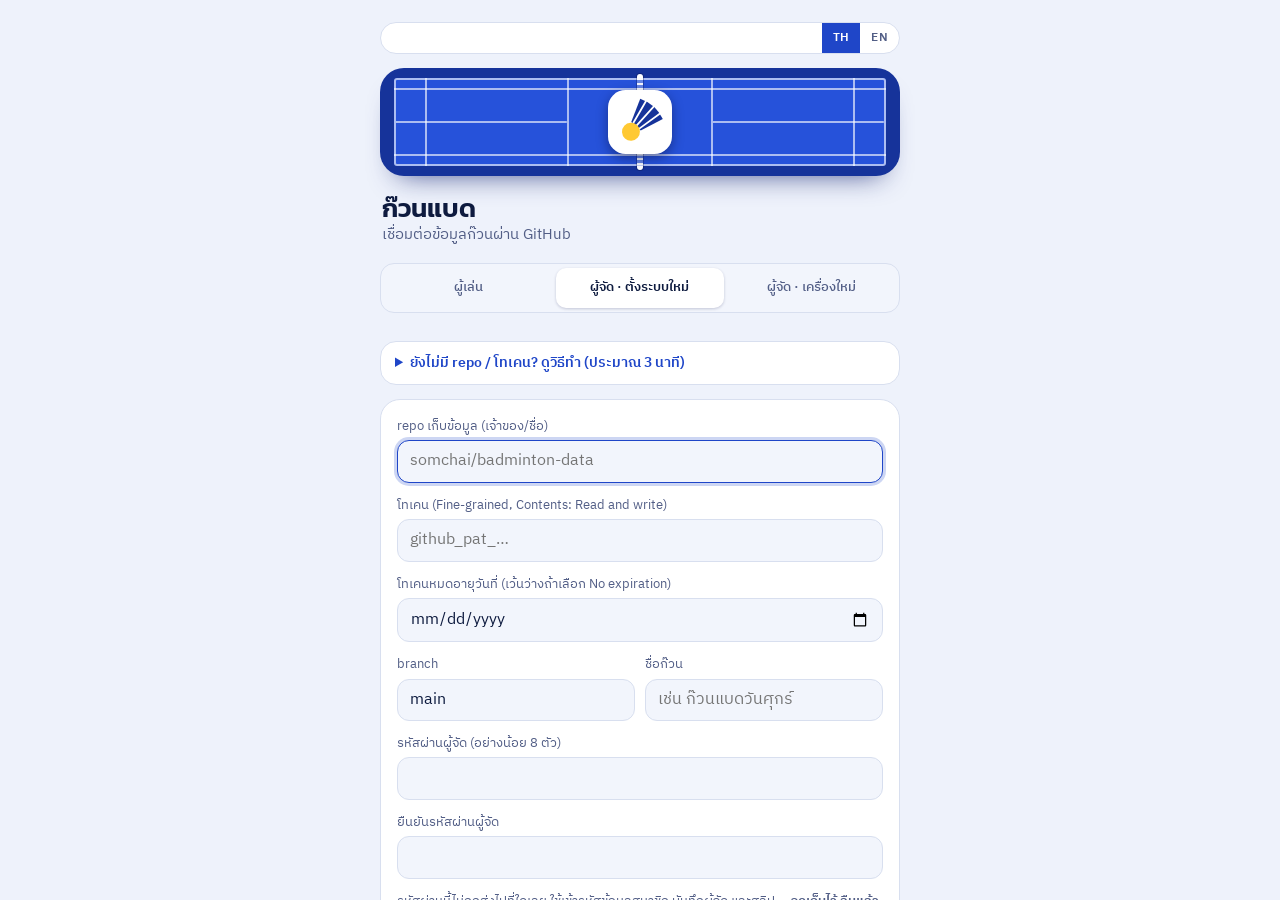
<file: index.html>
<!doctype html>
<html lang="th"><head><meta charset="utf-8"><meta name="viewport" content="width=device-width,initial-scale=1,maximum-scale=1,viewport-fit=cover">
<meta http-equiv="Content-Security-Policy" content="default-src 'self'; script-src 'self'; style-src 'self' 'unsafe-inline'; img-src 'self' data: blob:; font-src 'self'; connect-src 'self' https://api.github.com; manifest-src 'self'; worker-src 'self'; base-uri 'none'; form-action 'none'; object-src 'none'">
<title>ก๊วนแบด · ผู้จัดก๊วน</title>
<link rel="stylesheet" href="fonts.css">
<link rel="stylesheet" href="style.css">
<link rel="manifest" href="manifest-org.json">
<meta name="theme-color" content="#16329A" media="(prefers-color-scheme: light)"><meta name="theme-color" content="#0F1D5C" media="(prefers-color-scheme: dark)">
<meta name="mobile-web-app-capable" content="yes"><meta name="apple-mobile-web-app-capable" content="yes">
<meta name="apple-mobile-web-app-title" content="ผู้จัดก๊วน"><link rel="apple-touch-icon" href="apple-touch-icon.png"><link rel="icon" href="icon-192.png">
</head><body data-page="index">
<div id="orgShell" hidden>
<header class="top">
  <div class="top-in">
    <div class="brand">
      <div class="logo">
        <svg class="lg" width="34" height="34" viewBox="0 0 40 40" aria-hidden="true"><rect class="lg-bg" width="40" height="40" rx="11"/><g transform="translate(-1.5 1.5) rotate(42 20 20)"><path class="lg-sk" d="M16 21.5 10.5 7Q20 3 29.5 7L24 21.5Z"/><path class="lg-rib" d="M17.4 21 14.2 5.8M20 21V4.6M22.6 21 25.8 5.8" stroke-width="1.1" stroke-linecap="round"/><circle class="lg-hd" cx="20" cy="26.2" r="5.6"/></g></svg>
        <div><h1 id="gName">Badminton Group Organizer</h1><small id="connNote">กำลังเชื่อมต่อ…</small></div>
      </div>
      <span class="sp"></span>
      <span class="clock num clockTxt"></span>
      <span data-lang></span>
      <span class="role org">แอปผู้จัดก๊วน</span>
      <button class="sm" id="roleSwitch">เปิดหน้าผู้เล่น ↗</button>
      <div class="sesspick"><select id="sessSel" aria-label="เลือกรอบเล่น"></select></div>
    </div>
    <nav class="tabs" role="tablist" id="tabs"></nav>
  </div>
</header>

<main id="view"></main>

</div>
<div id="plShell" hidden>
<header class="ptop">
  <div class="ptop-in">
    <div class="logo">
      <svg class="lg" width="30" height="30" viewBox="0 0 40 40" aria-hidden="true"><rect class="lg-bg" width="40" height="40" rx="11"/><g transform="translate(-1.5 1.5) rotate(42 20 20)"><path class="lg-sk" d="M16 21.5 10.5 7Q20 3 29.5 7L24 21.5Z"/><path class="lg-rib" d="M17.4 21 14.2 5.8M20 21V4.6M22.6 21 25.8 5.8" stroke-width="1.1" stroke-linecap="round"/><circle class="lg-hd" cx="20" cy="26.2" r="5.6"/></g></svg>
      <div><h1 id="pgName">Badminton Group Organizer</h1><small><span class="role">แอปผู้เล่น</span> <span id="pConn"></span></small></div>
    </div>
    <span data-lang></span>
    <button class="pme" id="pMe" type="button" aria-label="โปรไฟล์ของฉัน"></button>
  </div>
  <div class="ptop-in sub"><select id="pSess" aria-label="เลือกรอบเล่น"></select><span class="clock num clockTxt"></span></div>
  <div class="orgbar" id="pOrgBar" hidden><span>คุณคือผู้จัดก๊วน กำลังดูหน้าผู้เล่น</span><button class="sm" id="pBack" type="button">กลับแอปผู้จัด</button></div>
</header>
<main id="pview" class="pmain"></main>
<nav class="pnav" id="pNav" aria-label="เมนูผู้เล่น"></nav>
</div>
<div class="ov" id="ov" hidden><div class="dlg" id="dlg" role="dialog" aria-modal="true"></div></div>
<div class="toast" id="toast" hidden></div>
<script src="i18n-en.js"></script>
<script src="i18n.js"></script>
<script src="license-config.js"></script>
<script src="ghstore.js"></script>
<script src="core.js"></script>
<script src="qrshare.js"></script>
<script src="player.js"></script>
<script src="ghui.js"></script>
<script src="license.js"></script>
<script src="boot.js"></script>
</body></html>
</file>
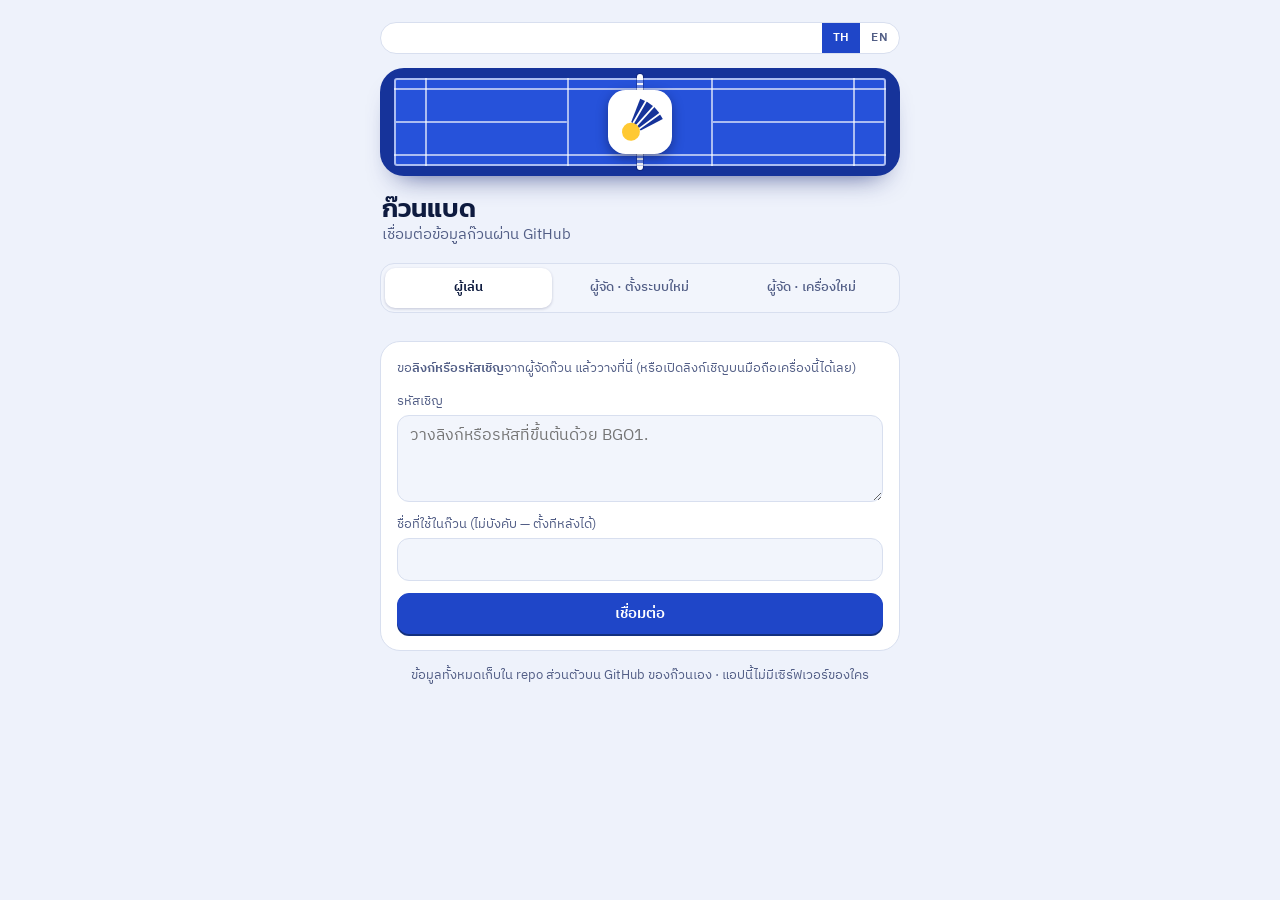
<file: player.html>
<!doctype html>
<html lang="th"><head><meta charset="utf-8"><meta name="viewport" content="width=device-width,initial-scale=1,maximum-scale=1,viewport-fit=cover">
<title>ก๊วนแบด · หน้าผู้เล่น</title>
<meta http-equiv="Content-Security-Policy" content="default-src 'self'; script-src 'self'; style-src 'self' 'unsafe-inline'; img-src 'self' data: blob:; font-src 'self'; connect-src 'self' https://api.github.com; manifest-src 'self'; worker-src 'self'; base-uri 'none'; form-action 'none'; object-src 'none'">
<link rel="stylesheet" href="fonts.css">
<link rel="stylesheet" href="style.css">
<link rel="manifest" href="manifest-player.json">
<meta name="theme-color" content="#16329A" media="(prefers-color-scheme: light)"><meta name="theme-color" content="#0F1D5C" media="(prefers-color-scheme: dark)">
<meta name="mobile-web-app-capable" content="yes"><meta name="apple-mobile-web-app-capable" content="yes">
<meta name="apple-mobile-web-app-title" content="ก๊วนแบด"><link rel="apple-touch-icon" href="apple-touch-icon.png"><link rel="icon" href="icon-192.png">

</head><body data-page="player">
<div id="plShell">
<header class="ptop">
  <div class="ptop-in">
    <div class="logo">
      <svg class="lg" width="30" height="30" viewBox="0 0 40 40" aria-hidden="true"><rect class="lg-bg" width="40" height="40" rx="11"/><g transform="translate(-1.5 1.5) rotate(42 20 20)"><path class="lg-sk" d="M16 21.5 10.5 7Q20 3 29.5 7L24 21.5Z"/><path class="lg-rib" d="M17.4 21 14.2 5.8M20 21V4.6M22.6 21 25.8 5.8" stroke-width="1.1" stroke-linecap="round"/><circle class="lg-hd" cx="20" cy="26.2" r="5.6"/></g></svg>
      <div><h1 id="pgName">Badminton Group Organizer</h1><small><span class="role">แอปผู้เล่น</span> <span id="pConn"></span></small></div>
    </div>
    <span data-lang></span>
    <button class="pme" id="pMe" type="button" aria-label="โปรไฟล์ของฉัน"></button>
  </div>
  <div class="ptop-in sub"><select id="pSess" aria-label="เลือกรอบเล่น"></select><span class="clock num clockTxt"></span></div>
  <div class="orgbar" id="pOrgBar" hidden><span>คุณคือผู้จัดก๊วน กำลังดูหน้าผู้เล่น</span><button class="sm" id="pBack" type="button">กลับหน้าผู้จัด</button></div>
</header>
<main id="pview" class="pmain"></main>
<nav class="pnav" id="pNav" aria-label="เมนูผู้เล่น"></nav>
</div>
<div class="ov" id="ov" hidden><div class="dlg" id="dlg" role="dialog" aria-modal="true"></div></div>
<div class="toast" id="toast" hidden></div>
<script src="i18n-en.js"></script>
<script src="i18n.js"></script>
<script src="ghstore.js"></script>
<script src="core.js"></script>
<script src="qrshare.js"></script>
<script src="player.js"></script>
<script src="ghui.js"></script>
<script src="boot.js"></script>
</body></html>
</file>
<file: fonts.css>
/* Kanit + IBM Plex Sans Thai (SIL OFL) — bundled so the app looks the same offline */
@font-face{font-family:'Kanit';font-style:normal;font-weight:500;font-display:swap;src:url(fonts/kanit-thai-500-normal.woff2) format('woff2');unicode-range:U+02D7,U+0303,U+0331,U+0E01-0E5B,U+200C-200D,U+25CC}
@font-face{font-family:'Kanit';font-style:normal;font-weight:500;font-display:swap;src:url(fonts/kanit-latin-500-normal.woff2) format('woff2');unicode-range:U+0000-00FF,U+0131,U+0152-0153,U+02BB-02BC,U+02C6,U+02DA,U+02DC,U+0304,U+0308,U+0329,U+2000-206F,U+20AC,U+2122,U+2191,U+2193,U+2212,U+2215,U+FEFF,U+FFFD}
@font-face{font-family:'Kanit';font-style:italic;font-weight:500;font-display:swap;src:url(fonts/kanit-thai-500-italic.woff2) format('woff2');unicode-range:U+02D7,U+0303,U+0331,U+0E01-0E5B,U+200C-200D,U+25CC}
@font-face{font-family:'Kanit';font-style:italic;font-weight:500;font-display:swap;src:url(fonts/kanit-latin-500-italic.woff2) format('woff2');unicode-range:U+0000-00FF,U+0131,U+0152-0153,U+02BB-02BC,U+02C6,U+02DA,U+02DC,U+0304,U+0308,U+0329,U+2000-206F,U+20AC,U+2122,U+2191,U+2193,U+2212,U+2215,U+FEFF,U+FFFD}
@font-face{font-family:'Kanit';font-style:normal;font-weight:600;font-display:swap;src:url(fonts/kanit-thai-600-normal.woff2) format('woff2');unicode-range:U+02D7,U+0303,U+0331,U+0E01-0E5B,U+200C-200D,U+25CC}
@font-face{font-family:'Kanit';font-style:normal;font-weight:600;font-display:swap;src:url(fonts/kanit-latin-600-normal.woff2) format('woff2');unicode-range:U+0000-00FF,U+0131,U+0152-0153,U+02BB-02BC,U+02C6,U+02DA,U+02DC,U+0304,U+0308,U+0329,U+2000-206F,U+20AC,U+2122,U+2191,U+2193,U+2212,U+2215,U+FEFF,U+FFFD}
@font-face{font-family:'Kanit';font-style:italic;font-weight:600;font-display:swap;src:url(fonts/kanit-thai-600-italic.woff2) format('woff2');unicode-range:U+02D7,U+0303,U+0331,U+0E01-0E5B,U+200C-200D,U+25CC}
@font-face{font-family:'Kanit';font-style:italic;font-weight:600;font-display:swap;src:url(fonts/kanit-latin-600-italic.woff2) format('woff2');unicode-range:U+0000-00FF,U+0131,U+0152-0153,U+02BB-02BC,U+02C6,U+02DA,U+02DC,U+0304,U+0308,U+0329,U+2000-206F,U+20AC,U+2122,U+2191,U+2193,U+2212,U+2215,U+FEFF,U+FFFD}
@font-face{font-family:'Kanit';font-style:normal;font-weight:700;font-display:swap;src:url(fonts/kanit-thai-700-normal.woff2) format('woff2');unicode-range:U+02D7,U+0303,U+0331,U+0E01-0E5B,U+200C-200D,U+25CC}
@font-face{font-family:'Kanit';font-style:normal;font-weight:700;font-display:swap;src:url(fonts/kanit-latin-700-normal.woff2) format('woff2');unicode-range:U+0000-00FF,U+0131,U+0152-0153,U+02BB-02BC,U+02C6,U+02DA,U+02DC,U+0304,U+0308,U+0329,U+2000-206F,U+20AC,U+2122,U+2191,U+2193,U+2212,U+2215,U+FEFF,U+FFFD}
@font-face{font-family:'Kanit';font-style:italic;font-weight:700;font-display:swap;src:url(fonts/kanit-thai-700-italic.woff2) format('woff2');unicode-range:U+02D7,U+0303,U+0331,U+0E01-0E5B,U+200C-200D,U+25CC}
@font-face{font-family:'Kanit';font-style:italic;font-weight:700;font-display:swap;src:url(fonts/kanit-latin-700-italic.woff2) format('woff2');unicode-range:U+0000-00FF,U+0131,U+0152-0153,U+02BB-02BC,U+02C6,U+02DA,U+02DC,U+0304,U+0308,U+0329,U+2000-206F,U+20AC,U+2122,U+2191,U+2193,U+2212,U+2215,U+FEFF,U+FFFD}
@font-face{font-family:'IBM Plex Sans Thai';font-style:normal;font-weight:400;font-display:swap;src:url(fonts/ibm-plex-sans-thai-thai-400-normal.woff2) format('woff2');unicode-range:U+02D7,U+0303,U+0331,U+0E01-0E5B,U+200C-200D,U+25CC}
@font-face{font-family:'IBM Plex Sans Thai';font-style:normal;font-weight:400;font-display:swap;src:url(fonts/ibm-plex-sans-thai-latin-400-normal.woff2) format('woff2');unicode-range:U+0000-00FF,U+0131,U+0152-0153,U+02BB-02BC,U+02C6,U+02DA,U+02DC,U+0304,U+0308,U+0329,U+2000-206F,U+20AC,U+2122,U+2191,U+2193,U+2212,U+2215,U+FEFF,U+FFFD}
@font-face{font-family:'IBM Plex Sans Thai';font-style:normal;font-weight:500;font-display:swap;src:url(fonts/ibm-plex-sans-thai-thai-500-normal.woff2) format('woff2');unicode-range:U+02D7,U+0303,U+0331,U+0E01-0E5B,U+200C-200D,U+25CC}
@font-face{font-family:'IBM Plex Sans Thai';font-style:normal;font-weight:500;font-display:swap;src:url(fonts/ibm-plex-sans-thai-latin-500-normal.woff2) format('woff2');unicode-range:U+0000-00FF,U+0131,U+0152-0153,U+02BB-02BC,U+02C6,U+02DA,U+02DC,U+0304,U+0308,U+0329,U+2000-206F,U+20AC,U+2122,U+2191,U+2193,U+2212,U+2215,U+FEFF,U+FFFD}
@font-face{font-family:'IBM Plex Sans Thai';font-style:normal;font-weight:600;font-display:swap;src:url(fonts/ibm-plex-sans-thai-thai-600-normal.woff2) format('woff2');unicode-range:U+02D7,U+0303,U+0331,U+0E01-0E5B,U+200C-200D,U+25CC}
@font-face{font-family:'IBM Plex Sans Thai';font-style:normal;font-weight:600;font-display:swap;src:url(fonts/ibm-plex-sans-thai-latin-600-normal.woff2) format('woff2');unicode-range:U+0000-00FF,U+0131,U+0152-0153,U+02BB-02BC,U+02C6,U+02DA,U+02DC,U+0304,U+0308,U+0329,U+2000-206F,U+20AC,U+2122,U+2191,U+2193,U+2212,U+2215,U+FEFF,U+FFFD}
</file>
<file: style.css>
/* Badminton Group Organizer — "hall lights" theme.
   Signature: every court card is a real court seen from above — two-tone floor, white lines, net on the centre line,
   players as white name-tags. Blue is the hall, yellow is the shuttle (and the action colour on dark blue), coral is team B / alerts.
   Everything outside the court cards and the header band stays quiet.
   Phones: every form control is 16px — iOS Safari zooms the page on focus below that. */
:root{
  --hall:#EEF2FB; --surface:#FFFFFF; --surface-2:#F2F5FC; --line:#D8DFEF; --ink:#0E1B3F; --muted:#525E86;
  --court:#1F46C8; --court-2:#3560E6; --court-deep:#112577; --hdr:#16329A;
  --c-out:#16339A; --c-in:#2652DA; --cline:rgba(255,255,255,.62);
  --shuttle:#FFC933; --shuttle-ink:#2B2100; --shuttle-soft:#FFF1C2;
  --accent:#1F46C8; --accent-ink:#FFFFFF; --accent-soft:#E3EAFC;
  --btn:#1F46C8; --btn-hi:#2D58E0; --btn-ink:#FFFFFF; --btn-edge:#13307F; --focus:#1F46C8;
  --ready:#127336; --rest:#9A5800; --play:#2456D6; --off:#5B6684; --warn:#C2410C; --bad:#C62D3F;
  --a-team:#2A62F0; --b-team:#D23A26;
  --bg:var(--hall);
  --font-display:"Kanit","IBM Plex Sans Thai",system-ui,sans-serif;
  --font-body:"IBM Plex Sans Thai",system-ui,-apple-system,"Segoe UI",sans-serif;
  --r:18px;
  /* court markings: outer boundary is drawn by the element's border; these are the inner lines */
  --court-lines:
    linear-gradient(90deg,transparent 6%,var(--cline) 6%,var(--cline) calc(6% + 2px),transparent calc(6% + 2px)),
    linear-gradient(90deg,transparent calc(94% - 2px),var(--cline) calc(94% - 2px),var(--cline) 94%,transparent 94%),
    linear-gradient(90deg,transparent 35%,var(--cline) 35%,var(--cline) calc(35% + 2px),transparent calc(35% + 2px)),
    linear-gradient(90deg,transparent calc(65% - 2px),var(--cline) calc(65% - 2px),var(--cline) 65%,transparent 65%),
    linear-gradient(0deg,transparent 9%,var(--cline) 9%,var(--cline) calc(9% + 2px),transparent calc(9% + 2px)),
    linear-gradient(0deg,transparent calc(91% - 2px),var(--cline) calc(91% - 2px),var(--cline) 91%,transparent 91%),
    linear-gradient(0deg,transparent calc(50% - 1px),var(--cline) calc(50% - 1px),var(--cline) calc(50% + 1px),transparent calc(50% + 1px)) 0 0/35% 100% no-repeat,
    linear-gradient(0deg,transparent calc(50% - 1px),var(--cline) calc(50% - 1px),var(--cline) calc(50% + 1px),transparent calc(50% + 1px)) 100% 0/35% 100% no-repeat;
}
@media (prefers-color-scheme:dark){:root:not([data-theme="light"]){
  --hall:#080F24; --surface:#111B3A; --surface-2:#18244B; --line:#273462; --ink:#E9EEFF; --muted:#9BA8D4;
  --court:#4A6DE0; --court-2:#5B7CF0; --court-deep:#0A1546; --hdr:#0F1D5C;
  --c-out:#14246F; --c-in:#2147BC; --cline:rgba(255,255,255,.55);
  --shuttle-soft:#3A3412;
  --accent:#8FB0FF; --accent-ink:#06102F; --accent-soft:#1B2A5C;
  --btn:#7C9BFF; --btn-hi:#97B0FF; --btn-ink:#06102F; --btn-edge:#5573D8; --focus:#FFC933;
  --ready:#5BD08C; --rest:#F0B44C; --play:#8FB0FF; --off:#8995B5; --warn:#F28B4F; --bad:#FF7A8A;
  --a-team:#7BA7FF; --b-team:#FF8A6E; color-scheme:dark}}
:root[data-theme="dark"]{
  --hall:#080F24; --surface:#111B3A; --surface-2:#18244B; --line:#273462; --ink:#E9EEFF; --muted:#9BA8D4;
  --court:#4A6DE0; --court-2:#5B7CF0; --court-deep:#0A1546; --hdr:#0F1D5C;
  --c-out:#14246F; --c-in:#2147BC; --cline:rgba(255,255,255,.55);
  --shuttle-soft:#3A3412;
  --accent:#8FB0FF; --accent-ink:#06102F; --accent-soft:#1B2A5C;
  --btn:#7C9BFF; --btn-hi:#97B0FF; --btn-ink:#06102F; --btn-edge:#5573D8; --focus:#FFC933;
  --ready:#5BD08C; --rest:#F0B44C; --play:#8FB0FF; --off:#8995B5; --warn:#F28B4F; --bad:#FF7A8A;
  --a-team:#7BA7FF; --b-team:#FF8A6E; color-scheme:dark}
*{box-sizing:border-box;touch-action:manipulation}
html{-webkit-text-size-adjust:100%;text-size-adjust:100%}
[hidden]{display:none!important}
html,body{margin:0;background:var(--bg);color:var(--ink)}
body{font-family:var(--font-body);font-size:15px;line-height:1.55;-webkit-font-smoothing:antialiased}
h1,h2,h3{margin:0;font-family:var(--font-display);font-weight:600;line-height:1.25;text-wrap:balance}
h2{font-size:1.15rem}h3{font-size:1rem}
.num{font-variant-numeric:tabular-nums}
.muted{color:var(--muted)}.small{font-size:.84rem}

/* controls */
button{font:inherit;cursor:pointer;border-radius:12px;border:1.5px solid var(--line);background:var(--surface);color:var(--ink);padding:8px 15px;min-height:40px;font-weight:500;transition:background-color .15s,border-color .15s,transform .08s}
button:hover{border-color:var(--accent)}
button:active{transform:translateY(1px)}
button.primary{background:var(--btn);color:var(--btn-ink);border-color:var(--btn);font-weight:600;box-shadow:0 2px 0 var(--btn-edge)}
button.primary:hover{background:var(--btn-hi);border-color:var(--btn-hi)}
button.primary:active{box-shadow:0 0 0 var(--btn-edge)}
button.ghost{background:transparent;border-color:transparent;color:var(--muted)}
button.ghost:hover{color:var(--ink);border-color:var(--line)}
button.danger{color:var(--bad);border-color:color-mix(in srgb,var(--bad) 45%,var(--line));background:transparent}
button.sm{padding:4px 11px;min-height:34px;font-size:.84rem;border-radius:10px}
button:disabled{opacity:.45;cursor:not-allowed;transform:none}
:focus-visible{outline:3px solid var(--focus);outline-offset:2px}
.top :focus-visible,.ptop :focus-visible,.court :focus-visible,.me :focus-visible,.toast :focus-visible{outline-color:var(--shuttle)}
/* 16px on purpose: iOS Safari zooms into any field smaller than this and can leave the page zoomed */
input,select,textarea{font-family:inherit;font-size:16px;line-height:1.4;color:var(--ink);background:var(--surface-2);border:1.5px solid var(--line);border-radius:12px;padding:9px 12px;width:100%;min-width:0}
input:focus,select:focus,textarea:focus{border-color:var(--accent);outline:none;box-shadow:0 0 0 3px color-mix(in srgb,var(--accent) 22%,transparent)}
textarea{min-height:84px;resize:vertical}
label.f{display:grid;gap:4px;font-size:.82rem;color:var(--muted);min-width:0}
input.bad{border-color:var(--bad)}
.ferr{font-size:.76rem;color:var(--bad)}.ferr:empty{display:none}

/* ---------- header band: the hall ---------- */
.top,.ptop{position:sticky;top:env(safe-area-inset-top,0px);z-index:20;color:#fff;background:var(--hdr);
  box-shadow:0 1px 0 rgba(0,0,0,.25),0 10px 24px -18px rgba(8,16,60,.7)}
.top-in{max-width:1200px;margin:0 auto;padding-inline:16px;padding-block:12px 0;display:grid;grid-template-columns:minmax(0,1fr);gap:10px}
.brand{display:flex;flex-wrap:wrap;align-items:center;gap:8px 14px}
.logo{display:flex;align-items:center;gap:11px;min-width:0}
.logo svg{flex:none}
/* logo mark: shuttle on a rounded tile. Default = blue tile (light surfaces); inside the header it flips to a white tile */
.lg-bg{fill:var(--court)}.lg-sk{fill:#fff}.lg-rib{stroke:var(--court);fill:none}.lg-hd{fill:var(--shuttle)}
.logo .lg-bg{fill:#fff}.logo .lg-sk{fill:var(--hdr)}.logo .lg-rib{stroke:#fff}
.logo h1{font-size:1.3rem;font-weight:700;letter-spacing:.005em;color:#fff}
.logo small{display:block;font-family:var(--font-body);font-size:.76rem;color:rgba(255,255,255,.78);font-weight:400}
.brand .sp{display:none}
/* the header must not move: the title block takes whatever the fixed-size items leave (and cuts long text with …), the clock has digit cells of one width,
   the session picker has a fixed width — so no item changes line when the clock ticks, the sync note changes or a long group name is typed */
.brand>.logo{flex:1 1 9rem;min-width:0}
.top .logo>div{min-width:0;flex:1}
.top .logo h1,.top .logo small{display:block;overflow:hidden;text-overflow:ellipsis;white-space:nowrap}
.sesspick{flex:1 1 100%}
.sesspick select{width:100%;max-width:none}
@media (min-width:600px){.sesspick{flex:0 1 26rem}}
@media (min-width:1100px){.sesspick{flex:0 0 17rem}}
.top .clock,.ptop .clock{font-family:var(--font-display);font-weight:600;font-style:italic;font-size:1.05rem;color:var(--shuttle);letter-spacing:.02em;display:inline-block;white-space:nowrap;flex:none}
.clockTxt i{display:inline-block;width:.66em;text-align:center;font-style:inherit;letter-spacing:0}
.role{font-size:.74rem;font-weight:600;border-radius:999px;padding:3px 11px}
.top .role,.ptop .role{background:rgba(255,255,255,.14);color:#fff;border:1px solid rgba(255,255,255,.24)}
.top button,.ptop button{background:rgba(255,255,255,.1);color:#fff;border-color:rgba(255,255,255,.28)}
.top button:hover,.ptop button:hover{background:rgba(255,255,255,.2);border-color:rgba(255,255,255,.5)}
.top select,.ptop select{background-color:rgba(6,12,48,.34);color:#fff;border-color:rgba(255,255,255,.28)}
.top select option,.ptop select option{color:#0E1B3F;background:#fff}
.sesspick{display:flex;align-items:center;gap:6px;min-width:0}
.sesspick select{padding:6px 28px 6px 12px;text-overflow:ellipsis;white-space:nowrap;overflow:hidden}
.tabs{display:flex;gap:6px;overflow-x:auto;scrollbar-width:none;margin-inline:-4px;padding:2px 4px 12px}
.tabs::-webkit-scrollbar{display:none}
.tabs button{border:0;border-radius:999px;background:transparent;padding:7px 14px;min-height:38px;color:rgba(255,255,255,.8);white-space:nowrap;font-weight:600}
.tabs button:hover{background:rgba(255,255,255,.14);color:#fff}
.tabs button[aria-selected="true"]{background:#fff;color:var(--court-deep)}
.tabs button:focus-visible{outline-offset:-3px}
.tabs .badge{display:inline-grid;place-items:center;min-width:19px;height:19px;border-radius:10px;background:var(--b-team);color:#fff;font-size:.7rem;margin-left:5px;padding:0 5px}

main{max-width:1200px;margin:0 auto;padding-inline:16px;padding-block:18px 64px;display:grid;gap:16px}
main>*{min-width:0}
.panel{background:var(--surface);border:1px solid var(--line);border-radius:var(--r);padding:18px;min-width:0}
.ph{display:flex;flex-wrap:wrap;align-items:center;gap:8px 12px;margin-bottom:14px}
.ph .sp{flex:1}
.notice{border-radius:14px;padding:11px 14px;background:var(--surface-2);border:1px solid var(--line);font-size:.9rem}
.notice.warn{border-color:color-mix(in srgb,var(--warn) 55%,transparent);background:color-mix(in srgb,var(--warn) 7%,var(--surface));color:var(--warn)}
.empty{padding:28px 12px;text-align:center;color:var(--muted)}
.empty h2{color:var(--ink);margin-bottom:6px}
.grid2{display:grid;grid-template-columns:repeat(2,minmax(0,1fr));gap:16px}
@media (max-width:860px){.grid2{grid-template-columns:1fr}}

/* the booked time is (almost) over: one tap to close the round */
.endbar{display:flex;flex-wrap:wrap;align-items:center;justify-content:space-between;gap:10px;padding:12px 14px;border-radius:16px;background:var(--shuttle-soft);border:1.5px solid var(--shuttle);color:var(--ink)}
.endbar b{font-family:var(--font-display);font-weight:600}
.endbar.closed{background:var(--surface);border-color:var(--line);border-style:dashed}
.endbar.over{background:var(--shuttle);border-color:var(--shuttle);color:var(--shuttle-ink)}
.endbar.over button.primary{background:var(--court-deep);border-color:var(--court-deep);color:#fff;box-shadow:none}
:root[data-theme="dark"] .endbar.over button.primary{background:#0A1546;border-color:#0A1546;color:#fff}

/* KPIs read like a scoreboard strip */
.kpis{display:grid;grid-template-columns:repeat(auto-fit,minmax(150px,1fr));gap:10px}
.kpi{background:var(--surface);border:1px solid var(--line);border-radius:16px;padding:12px 15px;display:grid;gap:1px;min-width:0}
.kpi .k{font-size:.78rem;color:var(--muted)}
.kpi .v{font-family:var(--font-display);font-weight:700;font-style:italic;font-size:1.75rem;font-variant-numeric:tabular-nums;line-height:1.15;color:var(--accent)}
.kpi .s{font-size:.76rem;color:var(--muted)}
.kpi.alert{border-color:color-mix(in srgb,var(--warn) 45%,var(--line))}.kpi.alert .v{color:var(--warn)}

/* status chips */
.chip{display:inline-flex;align-items:center;gap:5px;font-size:.74rem;font-weight:600;padding:2px 9px;border-radius:999px;white-space:nowrap;background:color-mix(in srgb,var(--c) 14%,transparent);color:var(--c)}
.chip::before{content:"";width:6px;height:6px;border-radius:50%;background:var(--c)}
.s-ready{--c:var(--ready)}.s-rest{--c:var(--rest)}.s-play{--c:var(--play)}.s-off{--c:var(--off)}.s-queued{--c:var(--accent)}.s-warn{--c:var(--warn)}.s-bad{--c:var(--bad)}
.skill{display:inline-grid;place-items:center;flex:none;min-width:24px;height:21px;padding:0 4px;border-radius:6px;font-family:var(--font-display);font-size:.7rem;font-weight:700;letter-spacing:-.01em;color:#fff;background:var(--lv);border:1px solid var(--lv)}
/* level colour runs from fresh green (BG) through teal and violet to deep red (A) */
.skill.L1{--lv:#2A8559}.skill.L2{--lv:#167560}.skill.L3{--lv:#12768A}
.skill.L4{--lv:#2B72C2}.skill.L5{--lv:#5B52D6}.skill.L6{--lv:#7A3FC4}
.skill.L7{--lv:#B4447A}.skill.L8{--lv:#C62D3F}.skill.L9{--lv:#8E1B2B}
.skpick{border:0;padding:0;margin:0;display:grid;gap:6px}
.skpick legend{font-size:.82rem;color:var(--muted);margin-bottom:6px;padding:0}
.skopt{display:grid;grid-template-columns:auto auto 1fr;gap:10px;align-items:start;padding:9px 11px;border:1.5px solid var(--line);border-radius:14px;cursor:pointer;background:var(--surface)}
.skopt input{width:auto;margin:3px 0 0}
.skopt .skill{margin-top:1px}
.skopt .sko-t{display:grid;gap:1px;min-width:0}
.skopt .sko-t b{font-size:.9rem}
.skopt .sko-t span{font-size:.8rem;color:var(--muted);line-height:1.45}
.skopt:has(input:checked){border-color:var(--accent);background:var(--accent-soft)}
.lvguide{display:grid;gap:8px}
.lvguide .lv{display:grid;grid-template-columns:auto 1fr;gap:12px;align-items:start;padding:8px 0;border-bottom:1px solid var(--line)}
.lvguide .lv:last-child{border-bottom:0}
.lvguide .lv b{display:block}
.lvguide .lv div>span{font-size:.86rem;color:var(--muted)}

/* ---------- court cards: a real court seen from above ---------- */
.courts{display:grid;grid-template-columns:repeat(auto-fill,minmax(min(300px,100%),1fr));gap:14px}   /* min(): a card never forces the page wider than a 320 px phone */
.court{--ink:#0E1B3F;--muted:#525E86;--ready:#127336;--rest:#9A5800;--play:#2456D6;--off:#5B6684;--warn:#C2410C;--bad:#C62D3F;
  border-radius:22px;overflow:hidden;display:grid;grid-template-rows:auto 1fr auto;color:#fff;
  background:var(--c-out);box-shadow:0 14px 26px -16px rgba(12,28,110,.75),inset 0 0 0 1px rgba(0,0,0,.12)}
.court-h{display:flex;align-items:center;gap:8px;padding:10px 14px;background:rgba(5,10,50,.34)}
.court-h b{font-family:var(--font-display);font-weight:700;font-style:italic;font-size:1.15rem;letter-spacing:.01em}
.court-h .sp{flex:1}
.court-h .chip{background:rgba(255,255,255,.16);color:#fff}
.court-h .chip::before{background:var(--shuttle)}
.timer{font-family:var(--font-display);font-weight:700;font-style:italic;font-variant-numeric:tabular-nums;font-size:1.1rem;color:var(--shuttle);background:#070D2B;border-radius:8px;padding:1px 10px;box-shadow:inset 0 0 0 1px rgba(255,201,51,.3)}
.court-b{position:relative;padding:22px 20px;display:grid;gap:8px;align-content:center;min-height:150px;isolation:isolate}
/* court lines: outer boundary, doubles long-service lines, short-service lines, singles sidelines, centre lines — on a lighter playing surface */
.court-b::before,.gate-hero::before{content:"";position:absolute;inset:10px 12px;border:2px solid var(--cline);z-index:-1;border-radius:3px;
  background:var(--court-lines),var(--c-in)}
.court-b::after,.gate-hero::after{content:"";position:absolute;top:6px;bottom:6px;left:calc(50% - 3px);width:6px;z-index:-1;border-radius:3px;
  background:linear-gradient(#fff,#fff) 0 0/100% 4px no-repeat,linear-gradient(#fff,#fff) 0 100%/100% 4px no-repeat,
    repeating-linear-gradient(0deg,rgba(255,255,255,.95) 0 2px,rgba(255,255,255,.3) 2px 5px);box-shadow:0 0 0 1px rgba(5,10,50,.28)}
.vs{display:grid;grid-template-columns:1fr 26px 1fr;gap:6px;align-items:center}
.team{display:grid;gap:6px;padding:6px;border-radius:12px;min-width:0}
.team.a{--tc:var(--a-team)}.team.b{--tc:var(--b-team)}
/* players are white name-tags with a team-coloured edge */
.court .team .pn{background:#fff;color:#0E1B3F;border-radius:11px;padding:6px 8px 6px 12px;box-shadow:inset 5px 0 0 var(--tc),0 2px 0 rgba(5,10,50,.35)}
.court .team.b .pn{padding:6px 12px 6px 8px;box-shadow:inset -5px 0 0 var(--tc),0 2px 0 rgba(5,10,50,.35)}
.team.win .pn{outline:3px solid var(--shuttle);outline-offset:1px}
.pn{display:flex;align-items:center;gap:6px;min-width:0}
.pn span.nm{overflow:hidden;text-overflow:ellipsis;white-space:nowrap;font-weight:500}
.vs .x{font-size:0;align-self:stretch}
.court-f{display:flex;flex-wrap:wrap;gap:6px;padding:10px 14px;background:rgba(5,10,50,.34)}
.court-f:empty{display:none}
.court-f button:not(.primary){background:rgba(255,255,255,.12);color:#fff;border-color:rgba(255,255,255,.34)}
.court-f button:not(.primary):hover{background:rgba(255,255,255,.22)}
.court-f button.primary{background:var(--shuttle);color:var(--shuttle-ink);border-color:var(--shuttle);box-shadow:0 2px 0 #C79A12}
.court-f button.primary:hover{background:#FFD761;border-color:#FFD761}
.court-f button.ghost{border-color:transparent;color:rgba(255,255,255,.8)}
.court.free{--c-out:#4A5887;--c-in:#5D6C9C}
.court.free .court-b{place-items:center;text-align:center;color:rgba(255,255,255,.95);font-weight:500}
.court.free .court-b>*{background:rgba(8,16,64,.62);border-radius:12px;padding:8px 12px}
.court.free .court-b::after{opacity:.55}
.court .mini{background:rgba(8,16,64,.64);border-radius:10px;padding:6px 10px}
.court .mini span[style]{filter:brightness(1.4)}
.court .muted,.court .small{color:rgba(255,255,255,.85)}
@media (prefers-color-scheme:dark){:root:not([data-theme="light"]) .court.free{--c-out:#232E57;--c-in:#2E3B6B}}
:root[data-theme="dark"] .court.free{--c-out:#232E57;--c-in:#2E3B6B}

.qcard{display:grid;grid-template-columns:auto 1fr auto;gap:12px;align-items:center;padding:10px 14px;border:1px solid var(--line);border-radius:14px;background:var(--surface)}
.qcard .ord{font-family:var(--font-display);font-weight:700;font-style:italic;font-size:1.3rem;color:var(--accent);min-width:2ch}
.qlist{display:grid;gap:8px}
.mini{display:flex;flex-wrap:wrap;align-items:center;gap:4px 10px;font-size:.88rem;min-width:0}
.mini .t{color:var(--muted);font-family:var(--font-display);font-style:italic}

/* tables */
.tw{overflow-x:auto}
table{width:100%;border-collapse:collapse;font-size:.9rem}
th,td{padding:9px 10px;text-align:left;border-bottom:1px solid var(--line);vertical-align:middle}
th{font-size:.78rem;color:var(--muted);font-weight:600;white-space:nowrap}
td.n,th.n{text-align:right;font-variant-numeric:tabular-nums;white-space:nowrap}
.tw td:first-child>b{white-space:nowrap}
tbody tr:hover td{background:color-mix(in srgb,var(--accent) 5%,transparent)}
td .acts{display:flex;flex-wrap:wrap;gap:4px;justify-content:flex-end}
tr.dim td{opacity:.55}
.seg{display:inline-flex;border:1.5px solid var(--line);border-radius:12px;overflow:hidden;flex-wrap:wrap;background:var(--surface)}
.seg button{border:0;border-radius:0;padding:5px 13px;min-height:36px;background:transparent;color:var(--muted);font-size:.86rem}
.seg button[aria-pressed="true"]{background:var(--btn);color:var(--btn-ink)}

/* my status — a match ticket */
.me{display:grid;gap:12px;border-radius:24px;padding:18px;color:#fff;position:relative;overflow:hidden;isolation:isolate;
  background:var(--c-out);box-shadow:0 16px 30px -18px rgba(12,28,110,.85)}
.me::before{content:"";position:absolute;inset:10px;border:2px solid var(--cline);border-radius:3px;z-index:-1;background:var(--court-lines),var(--c-in);opacity:.22}
.me .k{color:rgba(255,255,255,.78)!important}
.me .big{font-family:var(--font-display);font-weight:700;font-style:italic;font-size:2.4rem;line-height:1;color:var(--shuttle)}
.me .muted,.me .small{color:rgba(255,255,255,.85)}
.me .chip{background:rgba(255,255,255,.16);color:#fff}
.me .mini{background:rgba(8,16,64,.5);border-radius:10px;padding:6px 10px}
.me .mini span[style]{filter:brightness(1.4)}
.me button:not(.primary){background:rgba(255,255,255,.12);color:#fff;border-color:rgba(255,255,255,.34)}
.me button.primary{background:var(--shuttle);color:var(--shuttle-ink);border-color:var(--shuttle);box-shadow:0 2px 0 #C79A12}
.me-row{display:flex;flex-wrap:wrap;gap:12px 26px;align-items:flex-end}
.me-stat{display:grid;gap:3px}.me-stat .k{font-size:.76rem;color:var(--muted)}

/* board */
.post{border:1px solid var(--line);border-radius:16px;padding:13px 15px;background:var(--surface);display:grid;gap:8px}
.post.pin{border-color:var(--shuttle);box-shadow:inset 4px 0 0 var(--shuttle)}
.post-h{display:flex;flex-wrap:wrap;gap:6px 10px;align-items:center;font-size:.84rem;color:var(--muted)}
.post-h b{color:var(--ink)}
.post p{margin:0;white-space:pre-wrap;overflow-wrap:anywhere}
.post img{max-width:100%;height:auto;border-radius:12px;max-height:360px;object-fit:contain;background:var(--surface-2)}
.cmts{display:grid;gap:6px;padding-left:12px;border-left:2px solid var(--line);font-size:.88rem}
.feed{display:grid;gap:10px}

/* dialogs */
.ov{position:fixed;inset:0;background:rgba(5,10,40,.62);backdrop-filter:blur(3px);display:grid;place-items:center;padding:16px;z-index:50}
.dlg{background:linear-gradient(var(--court),var(--court)) 0 0/100% 5px no-repeat,var(--surface);border:1px solid var(--line);border-radius:22px;width:min(620px,100%);max-height:calc(100% - 24px);overflow:auto;padding:24px 20px 20px;display:grid;gap:14px;box-shadow:0 30px 60px -20px rgba(4,10,50,.55);animation:pop .16s ease-out}
@keyframes pop{from{opacity:0;transform:translateY(8px) scale(.985)}to{opacity:1;transform:none}}
.dlg h2{font-size:1.25rem}
.dlg .fg{display:grid;grid-template-columns:repeat(2,minmax(0,1fr));gap:10px}
.dlg .fg .full{grid-column:1/-1}
@media (max-width:520px){.dlg .fg{grid-template-columns:1fr}}
.dlg-a{display:flex;flex-wrap:wrap;gap:8px;justify-content:flex-end}
.pick{display:grid;grid-template-columns:repeat(auto-fill,minmax(150px,1fr));gap:6px;max-height:260px;overflow:auto;padding:2px}
.pick label{display:flex;align-items:center;gap:6px;border:1.5px solid var(--line);border-radius:12px;padding:6px 8px;font-size:.86rem;cursor:pointer;color:var(--ink)}
.pick input{width:auto;margin:0}
.pick label:has(input:checked){border-color:var(--accent);background:var(--accent-soft)}
.toast{position:fixed;left:50%;bottom:calc(20px + env(safe-area-inset-bottom,0px));transform:translateX(-50%);background:#0E1B55;color:#fff;padding:10px 18px;border-radius:14px;font-size:.9rem;z-index:60;max-width:calc(100% - 32px);box-shadow:0 12px 30px -10px rgba(0,0,0,.55),inset 4px 0 0 var(--shuttle)}
body[data-app="player"] .toast{bottom:calc(84px + env(safe-area-inset-bottom,0px))}
.loglist{display:grid;gap:4px;font-size:.86rem;max-height:420px;overflow:auto}
.loglist div{display:grid;grid-template-columns:auto 1fr;gap:10px;padding:5px 0;border-bottom:1px dashed var(--line)}
.bar{height:8px;border-radius:4px;background:var(--surface-2);overflow:hidden}.bar span{display:block;height:100%;background:var(--court)}
.check{display:flex;flex-wrap:wrap;gap:8px}
.check label{display:inline-flex;align-items:center;gap:8px;border:1.5px solid var(--line);border-radius:999px;padding:6px 12px;cursor:pointer}
.check input{width:auto;margin:0}
.check label:has(input:checked){border-color:var(--ready);background:color-mix(in srgb,var(--ready) 12%,var(--surface))}
.slipimg{max-width:100%;height:auto;max-height:60vh;object-fit:contain;border-radius:12px;background:var(--surface-2)}

/* ---------- player app ---------- */
.ptop-in{max-width:720px;margin:0 auto;padding-inline:16px;padding-block:12px 8px;display:flex;align-items:center;gap:10px}
.ptop-in.sub{padding-block:0 12px}
.ptop-in.sub select{flex:1;min-width:0;padding:7px 12px}
.ptop h1{font-size:1.15rem;font-weight:700;color:#fff}
.ptop small{font-size:.74rem;color:rgba(255,255,255,.78);display:flex;gap:6px;align-items:center;flex-wrap:nowrap;white-space:nowrap;overflow:hidden}
.ptop small #pConn{min-width:0;overflow:hidden;text-overflow:ellipsis}
.ptop .role{font-size:.68rem;padding:1px 9px;background:var(--shuttle);color:var(--shuttle-ink);border:0}
.pme{margin-left:auto;display:inline-flex;align-items:center;gap:6px;border-radius:999px!important;padding:5px 13px 5px 6px!important;max-width:45vw;min-width:0;overflow:hidden;white-space:nowrap;font-weight:600}
.pme>span:not(.skill){min-width:0;overflow:hidden;text-overflow:ellipsis}.pme .skill{flex:none}
.ptop .logo>div{min-width:0}.ptop h1{overflow:hidden;text-overflow:ellipsis;white-space:nowrap}
.ptop-in>.logo{flex:1 1 0;min-width:0}.pme{flex:none}   /* the profile pill keeps its size; the club name gives way (ellipsis) */
.pme:not(:has(.skill)){padding-left:13px!important}
.orgbar{max-width:720px;margin:0 auto;padding:0 16px 10px;display:flex;flex-wrap:wrap;gap:8px;align-items:center;justify-content:space-between;font-size:.82rem;color:var(--shuttle)}
.pmain{max-width:720px;margin:0 auto;padding-inline:16px;padding-block:16px calc(96px + env(safe-area-inset-bottom,0px));display:grid;gap:14px}
.pmain>*{min-width:0}
.pnav{position:fixed;left:0;right:0;bottom:0;z-index:25;display:grid;grid-template-columns:repeat(5,1fr);background:color-mix(in srgb,var(--surface) 94%,transparent);-webkit-backdrop-filter:blur(10px);backdrop-filter:blur(10px);border-top:1px solid var(--line);padding:6px 6px env(safe-area-inset-bottom,0px);box-shadow:0 -10px 30px -22px rgba(8,16,70,.5)}
.pnav button{border:0;border-radius:14px;background:transparent;display:grid;justify-items:center;gap:2px;padding:6px 2px 8px;color:var(--muted);font-size:.72rem;font-weight:600}
.pnav button svg{padding:3px 12px;width:46px;height:28px;border-radius:999px;transition:background-color .2s}
.pnav button[aria-current="page"]{color:var(--accent)}
.pnav button[aria-current="page"] svg{background:var(--btn);color:var(--btn-ink)}
.pnav .dot{display:inline-grid;place-items:center;min-width:16px;height:16px;border-radius:8px;background:var(--b-team);color:#fff;font-size:.64rem;padding:0 4px}
.sec{font-size:1.1rem;margin-top:6px}
.ann{background:var(--surface);border:1px solid var(--line);border-radius:20px;padding:16px 16px 16px 20px;display:grid;gap:11px;position:relative;overflow:hidden}
.ann::before{content:"";position:absolute;inset:0 auto 0 0;width:6px;background:var(--court)}
.ann.cur{border-color:color-mix(in srgb,var(--court) 50%,var(--line));box-shadow:0 12px 26px -20px rgba(12,28,110,.7)}
.ann h3,.ann-h b{font-family:var(--font-display);font-size:1.15rem;font-weight:600}
.ann .bar{height:10px;border-radius:5px}
.ann .bar span{background:linear-gradient(90deg,var(--court),var(--court-2))}
.ann-h{display:flex;gap:10px;justify-content:space-between;align-items:flex-start}
.ann-c{display:grid;grid-template-columns:1fr auto;gap:10px;align-items:center}
.ann-a{display:flex;flex-wrap:wrap;gap:6px}
.names{display:flex;flex-wrap:wrap;gap:6px}
.nm-chip{display:inline-flex;align-items:center;gap:5px;font-size:.84rem;border:1px solid var(--line);border-radius:999px;padding:3px 11px 3px 4px;background:var(--surface-2)}
.nm-chip.me{border-color:var(--shuttle);background:var(--shuttle-soft);color:var(--ink);display:inline-flex;position:static;overflow:visible;isolation:auto;box-shadow:none;padding:3px 11px 3px 4px;gap:5px}
.nm-chip.me::before{display:none}
.ostep{list-style:none;margin:0;padding:0;display:grid;gap:8px;counter-reset:st}
.ostep li{display:flex;flex-wrap:wrap;gap:8px;align-items:center;padding:9px 11px;border-radius:14px;background:var(--surface-2);counter-increment:st}
.ostep li::before{content:counter(st);display:inline-grid;place-items:center;width:24px;height:24px;border-radius:50%;background:var(--line);font-family:var(--font-display);font-size:.82rem;font-weight:700}
.ostep li.now{outline:2px solid var(--accent);background:var(--surface)}
.ostep li.now::before{background:var(--shuttle);color:var(--shuttle-ink)}
.ostep li.done span:first-of-type{color:var(--muted);text-decoration:line-through}
.ostep li.done::before{background:var(--ready);color:#fff}

/* simulator: phones run the real app; hide page-switching chrome */
body[data-sim] #roleSwitch,body[data-sim] #pOrgBar{display:none!important}

.paytbl .c-meta{display:none}
/* payment list on phones: each person becomes a card, nothing scrolls sideways */
@media (max-width:640px){
  .paytbl,.paytbl tbody{display:block}
  .paytbl thead{display:none}
  .paytbl tr{display:grid;grid-template-columns:1fr auto;grid-template-areas:"name due" "st due" "meta meta" "slip slip" "act act";gap:6px 10px;padding:12px 2px;border-bottom:1px solid var(--line)}
  .paytbl tbody tr:hover td{background:none}
  .paytbl td{display:block;padding:0;border:0;text-align:left}
  .paytbl .c-name{grid-area:name;font-size:1rem}
  .paytbl .c-due{grid-area:due;text-align:right;align-self:center;font-family:var(--font-display);font-size:1.45rem;line-height:1.1}
  .paytbl .c-due b{font-weight:600}
  .paytbl .c-due .small{display:block;font-family:var(--font-body)}
  .paytbl .c-st{grid-area:st}
  .paytbl .c-games,.paytbl .c-court,.paytbl .c-shut{display:none}
  .paytbl .c-meta{display:block;grid-area:meta;font-size:.82rem;color:var(--muted)}
  .paytbl .c-slip{grid-area:slip;align-self:center}
  .paytbl .c-slip .nos{display:none}
  .paytbl .c-slip:not(:has(button)){display:none}
  .paytbl .c-act{grid-area:act;justify-self:start}
  .paytbl .c-act .acts{justify-content:flex-start}
}

.reqtbl .c-who{display:none}
/* who plays with whom: left team vs right team, open places read "random" */
.rq-teams{display:flex;flex-wrap:wrap;align-items:center;gap:4px 8px;margin-top:4px}
.rq-t{display:inline-flex;flex-wrap:wrap;align-items:center;gap:0 6px;padding:2px 9px;border-radius:8px;font-size:.88rem;color:var(--c);background:color-mix(in srgb,var(--c) 12%,transparent);min-width:0;overflow-wrap:anywhere}
.rq-t.ta{--c:var(--a-team)}.rq-t.tb{--c:var(--b-team)}
.rq-vs{font-size:.76rem;color:var(--muted)}
.rq-rnd{font-style:normal;opacity:.75}
.rq-me{font-size:.74rem;color:var(--muted)}
.rq-role{color:var(--warn);font-weight:600;margin-top:3px}
.rq-mi{margin-top:3px}
.rq-prev{margin-top:10px;padding:8px 10px;border:1px dashed var(--line);border-radius:10px;min-height:2.6em}
.reqtbl .c-st .chip{white-space:normal;text-align:left}
.reqwait .rqrow{display:flex;justify-content:space-between;align-items:center;gap:8px 12px;flex-wrap:wrap;padding:8px 0;border-bottom:1px solid var(--line)}
.reqwait .rqrow:last-child{border-bottom:0}
.reqwait .rq-teams{margin-top:0}
/* requests on phones: one card per request (who asks whom, status, note, buttons) */
@media (max-width:640px){
  .reqtbl,.reqtbl tbody{display:block}
  .reqtbl thead{display:none}
  .reqtbl tr{display:grid;grid-template-columns:minmax(0,1fr);grid-template-areas:"who" "st" "note" "act";gap:6px 10px;padding:12px 2px;border-bottom:1px solid var(--line);align-items:start}
  .reqtbl tbody tr:hover td{background:none}
  .reqtbl td{display:block;padding:0;border:0;text-align:left}
  .reqtbl .c-time,.reqtbl .c-from,.reqtbl .c-type,.reqtbl .c-to{display:none}
  .reqtbl .c-who{display:block;grid-area:who;line-height:1.45}
  .reqtbl .c-st{grid-area:st;text-align:left}
  .reqtbl .c-note{grid-area:note}
  .reqtbl .c-note:empty,.reqtbl .c-act:empty{display:none}
  .reqtbl .c-act{grid-area:act}
}

/* player list on phones: one compact card per player */
@media (max-width:640px){
  .rostbl,.rostbl tbody{display:block}
  .rostbl thead{display:none}
  .rostbl tr{display:grid;grid-template-columns:auto 1fr auto;grid-template-areas:"num name st" "num lv games" "act act act";gap:4px 10px;padding:11px 2px;border-bottom:1px solid var(--line);align-items:center}
  .rostbl tbody tr:hover td{background:none}
  .rostbl td{display:block;padding:0;border:0;text-align:left}
  .rostbl .c-num{grid-area:num;align-self:start;font-family:var(--font-display);font-style:italic;font-weight:700;color:var(--accent);padding-top:1px}
  .rostbl .c-name{grid-area:name}
  .rostbl .c-lv{grid-area:lv;font-size:.82rem}
  .rostbl .c-st{grid-area:st;justify-self:end}
  .rostbl .c-games{grid-area:games;justify-self:end;font-size:.8rem;color:var(--muted)}
  .rostbl .c-games::after{content:" " attr(data-l)}
  .rostbl .c-type{display:none}
  .rostbl .c-act{grid-area:act}
  .rostbl .c-act .acts{justify-content:flex-start}
}

/* queue cards + waiting list on phones: the buttons drop under the pairing instead of squeezing it into a sliver; nothing scrolls sideways */
@media (max-width:640px){
  .qcard{grid-template-columns:auto minmax(0,1fr)}
  .qcard>.acts{grid-column:1/-1;justify-content:flex-start!important}
  .qcard>span:empty{display:none}
  .wtbl th,.wtbl td{padding-left:6px;padding-right:6px}
  .wtbl td.n:last-child,.wtbl th.n:last-child{white-space:normal}
}

/* stock list on phones: one card per item (name, three numbers, buttons) instead of a table that scrolls sideways */
@media (max-width:640px){
  .stktbl,.stktbl tbody{display:block}
  .stktbl thead{display:none}
  .stktbl tr{display:grid;grid-template-columns:repeat(3,minmax(0,1fr));grid-template-areas:"name name name" "tot used left" "act act act";gap:6px 10px;padding:12px 2px;border-bottom:1px solid var(--line)}
  .stktbl tbody tr:hover td{background:none}
  .stktbl td{display:block;padding:0;border:0;text-align:left;white-space:normal}
  .stktbl td.n{text-align:left}
  .stktbl .c-name{grid-area:name}
  .stktbl .c-tot{grid-area:tot}.stktbl .c-used{grid-area:used}.stktbl .c-left{grid-area:left}
  .stktbl td[data-l]::before{content:attr(data-l);display:block;font-size:.74rem;color:var(--muted);font-weight:400}
  .stktbl .c-act{grid-area:act}
  .stktbl .c-act .acts{justify-content:flex-start}
}

/* key–value tables (settings) stack on phones */
@media (max-width:640px){
  .kvtbl,.kvtbl tbody,.kvtbl tr,.kvtbl th,.kvtbl td{display:block}
  .kvtbl tr{padding:9px 0;border-bottom:1px solid var(--line)}
  .kvtbl th,.kvtbl td{border:0;padding:0;white-space:normal}
  .kvtbl th{margin-bottom:2px}
}

/* ---------- GitHub connection (ghui.js) ---------- */
.gate{position:fixed;inset:0;z-index:60;overflow:auto;background:var(--hall);padding:max(16px,env(safe-area-inset-top)) 16px max(24px,env(safe-area-inset-bottom));display:flex;justify-content:center;align-items:flex-start}
.gate-in{width:min(520px,100%);display:grid;gap:14px;padding:6px 0 24px}
.gate-hero{position:relative;isolation:isolate;height:108px;border-radius:24px;background:var(--c-out);overflow:hidden;box-shadow:0 16px 28px -18px rgba(12,28,110,.8)}
.gate-hero::before{inset:10px 14px}
.gate-hero .lg-bg{fill:#fff}.gate-hero .lg-sk{fill:var(--c-out)}.gate-hero .lg-rib{stroke:#fff}
.gate-hero .lg{position:absolute;left:50%;top:50%;width:64px;height:64px;margin:-32px 0 0 -32px;filter:drop-shadow(0 4px 6px rgba(5,10,50,.45))}
.gate-brand{display:flex;align-items:center;gap:12px;padding:2px 2px}
.gate-brand h1{font-size:1.6rem}.gate-brand p{margin:0;color:var(--muted);font-size:.92rem}
.gtabs{display:grid;grid-template-columns:repeat(3,minmax(0,1fr));gap:4px;padding:4px;border-radius:14px;background:var(--surface-2);border:1px solid var(--line)}
.gtabs button{border:0;background:transparent;padding:9px 6px;font-size:.84rem;line-height:1.25;border-radius:10px;color:var(--muted);font-weight:500}
.gtabs button.on{background:var(--surface);color:var(--ink);box-shadow:0 1px 3px rgba(8,16,70,.2);font-weight:600}
.gform{display:grid;gap:12px;background:var(--surface);border:1px solid var(--line);border-radius:20px;padding:16px}
.gform textarea,.gform input:not([type=checkbox]){width:100%;box-sizing:border-box}
.gform textarea{resize:vertical;min-height:4.2em}
.fg2{display:grid;grid-template-columns:repeat(2,minmax(0,1fr));gap:10px}
@media (max-width:420px){.fg2{grid-template-columns:1fr}}
.gfoot{text-align:center;margin:0}
.grow{display:flex;flex-wrap:wrap;gap:8px;justify-content:space-between}
.gdone{display:grid;gap:12px}
.howto{background:var(--surface);border:1px solid var(--line);border-radius:16px;padding:10px 14px;font-size:.9rem}
.howto summary{cursor:pointer;font-weight:600;color:var(--accent)}
.howto ol{margin:10px 0 2px;padding-left:1.25em;display:grid;gap:10px;line-height:1.55}
.howto code{background:var(--surface-2);border:1px solid var(--line);border-radius:5px;padding:0 5px;font-size:.88em;overflow-wrap:anywhere}
.check{display:flex;align-items:flex-start;gap:8px;font-size:.92rem}
.check input{margin-top:.25em;flex:none}
.ghnote{cursor:pointer;text-underline-offset:3px}
.ghnote:hover,.ghnote:focus-visible{text-decoration:underline}
.ghnote::before{content:"";display:inline-block;width:.6em;height:.6em;border-radius:50%;margin-right:.45em;background:var(--ghc,#9aa);vertical-align:.02em}
.ghnote[data-ghs=ok]{--ghc:#5CE0A0}.ghnote[data-ghs=wait]{--ghc:#FFD43B}.ghnote[data-ghs=warn]{--ghc:#FFB020}.ghnote[data-ghs=bad]{--ghc:#FF7B6E}
.gdot{display:inline-block;width:.65em;height:.65em;border-radius:50%;margin-right:.5em;background:#9aa}
.gdot.ok{background:#1F9D6B}.gdot.wait{background:#E0B400}.gdot.warn{background:#E08A00}.gdot.bad{background:#D8392B}
.brk{overflow-wrap:anywhere}
.btnlike{display:inline-flex;align-items:center;border-radius:12px;border:1.5px solid var(--line);background:var(--surface);color:var(--ink);padding:8px 15px;font-weight:500;text-decoration:none}
.qrbox{width:min(260px,70vw);aspect-ratio:1;margin:0 auto;background:#fff;border:1px solid var(--line);border-radius:14px;padding:8px;display:grid;place-items:center;color:#333;font-size:.85rem;text-align:center}
.qrbox svg{width:100%;height:100%;display:block}
.dlg input[readonly]{width:100%;box-sizing:border-box;text-overflow:ellipsis}
.tests{list-style:none;margin:0;padding:0;display:grid;gap:8px}
.tests li{display:grid;grid-template-columns:1.4em 1fr;gap:6px;align-items:start}
.tests li b{text-align:center}.tests li.ok b{color:var(--ready)}.tests li.no b{color:var(--bad)}.tests li.opt b{color:var(--rest)}
.tests .fix{color:var(--ink);font-weight:500}
.ok-t{color:var(--ready);font-weight:600;margin:0}.bad-t{color:var(--bad);font-weight:600;margin:0}

/* result entry: sets + draw */
.vsline{display:grid;gap:4px;font-size:.92rem}.vsline .ta{color:var(--a-team)}.vsline .tb{color:var(--b-team)}.vsline span{overflow-wrap:anywhere}
.sets{display:grid;gap:8px}
.setrow{display:grid;grid-template-columns:3.4rem minmax(0,1fr) minmax(0,1fr);gap:8px;align-items:center}
.setrow .sn{font-weight:600;font-size:.9rem}.setrow select,.setrow input{min-width:0;width:100%}
.setrow .ferr{grid-column:2/-1}
.court-add{display:grid;place-content:center;justify-items:center;gap:2px;min-height:96px;border:2px dashed color-mix(in srgb,var(--accent) 45%,var(--line));border-radius:22px;background:transparent;color:var(--ink);font-weight:600;cursor:pointer;padding:12px;text-align:center;font-family:inherit}
.court-add .plus{font-size:1.6rem;line-height:1;color:var(--accent)}
.court-add small{font-weight:400;color:var(--muted);font-size:.8rem}
.court-add:hover,.court-add:focus-visible{border-color:var(--accent);background:var(--accent-soft)}

@media (prefers-reduced-motion:reduce){*,*::before,*::after{animation:none!important;transition:none!important}}

.gate.lock{z-index:90}

/* rounds · sign-up picker · numbered names */
.myplace{margin:0;padding:8px 12px;border-radius:10px;background:var(--accent-soft);color:var(--ink);font-size:.95rem}
.ngrps{display:grid;gap:10px}.ngrp{display:grid;gap:6px}
.nm-chip .no{display:inline-grid;place-items:center;min-width:1.5em;height:1.5em;border-radius:999px;background:var(--court);color:#fff;font-size:.72rem;padding:0 4px;margin-left:3px}
.rds{display:grid;gap:8px}
.rd{display:flex;gap:10px;align-items:flex-start;padding:10px 12px;border:1px solid var(--line);border-radius:12px;cursor:pointer;background:var(--surface-2)}
.rd:has(input:checked){border-color:var(--court);background:var(--accent-soft)}
.rd input,.ck input{width:auto;min-width:0;padding:0;border:0;background:none;box-shadow:none;margin:4px 0 0;flex:none;accent-color:var(--accent)}.rd span{display:grid;gap:2px;min-width:0}
.ck{display:flex;gap:10px;align-items:flex-start;font-size:.92rem}

/* live shuttle counters · stock tiles */
.shuts{display:grid;grid-template-columns:1fr 1fr;gap:8px;margin-top:8px;text-align:left}
.shg{display:grid;gap:3px;padding:8px 10px;border-radius:12px;background:rgba(10,22,76,.72);border:1px solid rgba(255,255,255,.3);color:#fff}
.shg .k{font-size:.8rem;font-weight:600}.shg .small{color:rgba(255,255,255,.85)!important;font-size:.72rem}
.stp{display:flex;align-items:center;justify-content:space-between;gap:6px}.stp b{font-size:1.3rem;min-width:1.4em;text-align:center}
.stp button{min-width:40px;min-height:40px;padding:0;font-size:1.2rem;line-height:1}
.shpair{display:grid;grid-template-columns:1fr 1fr;gap:10px}
.shtile{display:grid;gap:4px;padding:12px;border:1px solid var(--line);border-radius:14px;background:var(--surface-2);align-content:start}
.shtile .k{font-weight:600}.shtile .v{font-family:var(--font-display);font-size:2rem;font-weight:700;line-height:1.1}
.shtile.low{border-color:var(--warn)}.shtile.low .v{color:var(--warn)}
.shtile button{margin-top:6px}
@media (max-width:420px){.shpair{grid-template-columns:1fr}}

/* receipts · outstanding list */
.mpick{display:grid;grid-template-columns:1fr 1fr;gap:8px;margin:10px 0 0}
.recl{margin-top:2px}
.debts{display:grid;gap:10px}
.debt{border:1px solid var(--line);border-radius:14px;padding:10px 12px;background:var(--surface-2);display:grid;gap:8px}
.debt-h{display:flex;align-items:center;justify-content:space-between;gap:8px}
.debt-r{display:flex;align-items:center;justify-content:space-between;gap:10px;flex-wrap:wrap;border-top:1px dashed var(--line);padding-top:8px}
.debt-r .acts{display:flex;gap:6px;flex-wrap:wrap}

/* QR */
.qrsec{display:grid;gap:8px;padding:12px;border:1px solid var(--line);border-radius:14px;background:var(--surface-2)}
.qrsec h3{margin:0;font-size:1rem}
.qrprev{display:block;width:100%;max-width:260px;height:auto;margin:6px auto;border-radius:12px;background:#fff;border:1px solid var(--line)}
.paycard{display:grid;gap:8px;margin-top:12px;padding:12px;border:1px solid var(--line);border-radius:14px;background:var(--surface-2);justify-items:center;text-align:center}
.btn-file{display:inline-flex}.btn-file .sm-btn{display:inline-flex;align-items:center;justify-content:center;min-height:44px;padding:0 14px;border-radius:12px;border:1px solid var(--line);background:var(--surface);color:var(--ink);font-weight:600;cursor:pointer}

/* ---- TH | EN switch ---- */
.lang{display:inline-flex;flex:none;border:1.5px solid var(--line);border-radius:999px;overflow:hidden;background:var(--surface)}
.lang button{border:0;border-radius:0;background:transparent;color:var(--muted);font:600 .74rem/1 var(--font-body);padding:0 11px;min-height:30px;min-width:38px;letter-spacing:.03em}
.lang button[aria-pressed="true"]{background:var(--accent);color:var(--accent-ink)}
.top .lang,.ptop .lang{border-color:rgba(255,255,255,.4);background:rgba(255,255,255,.08)}
.top .lang button,.ptop .lang button{background:transparent;color:#fff;border:0}
.top .lang button[aria-pressed="true"],.ptop .lang button[aria-pressed="true"]{background:var(--shuttle);color:var(--shuttle-ink)}
.gate-lang{display:flex;justify-content:flex-end;min-height:30px}

.me .notice{background:var(--surface);color:var(--ink)}

/* ---- members page: quota counter, ticking several people, one card per person on phones ---- */
.quota{display:flex;flex-wrap:wrap;align-items:baseline;gap:4px 10px;margin:0 0 10px;padding:9px 12px;border:1px solid var(--line);border-radius:12px;background:color-mix(in srgb,var(--accent) 5%,var(--surface))}
.quota .k{font-weight:600}
.quota.over{border-color:color-mix(in srgb,var(--bad) 55%,var(--line))}
.quotafig{font-family:var(--font-display);font-weight:700;font-size:1.25rem;font-variant-numeric:tabular-nums;white-space:nowrap}
.quotafig .of{color:var(--muted);font-weight:600}
.quotafig.over b{color:var(--bad)}
.over-t{color:var(--bad)}
.selbar{position:sticky;bottom:10px;display:flex;flex-wrap:wrap;align-items:center;gap:8px 12px;margin-top:12px;padding:10px 12px;border:1.5px solid var(--accent);border-radius:14px;background:var(--surface);box-shadow:0 8px 24px -10px rgba(4,10,50,.45);z-index:5}
.selbar.over{border-color:var(--bad)}
.selbar .msg{min-width:0}
.memtbl .c-sel{width:1%}
.memtbl input[type=checkbox]{width:22px;height:22px;margin:0;accent-color:var(--btn);cursor:pointer}
.tw .memtbl td.c-name>b{white-space:normal;overflow-wrap:anywhere}
.memtbl .c-note{overflow-wrap:anywhere}
.memtbl tr.sel td{background:color-mix(in srgb,var(--accent) 8%,transparent)}
.ov.cfm{z-index:70}
.cfm-d{width:min(420px,100%)}
.cfm-b{display:grid;gap:8px}.cfm-b p{margin:0}
@media (max-width:640px){
  .memtbl,.memtbl tbody{display:block}
  .memtbl thead{display:none}
  .memtbl tr{display:grid;grid-template-columns:auto minmax(0,1fr) auto;grid-template-areas:"sel name sess" "sel lv phone" "sel note note" "sel act act";gap:2px 12px;padding:10px 2px;border-bottom:1px solid var(--line);align-items:center}
  .memtbl.nosel tr{grid-template-columns:minmax(0,1fr) auto;grid-template-areas:"name sess" "lv phone" "note note" "act act"}
  .memtbl tbody tr:hover td,.memtbl tr.sel td{background:none}
  .memtbl tr.sel{background:color-mix(in srgb,var(--accent) 8%,transparent);border-radius:10px}
  .memtbl td{display:block;padding:0;border:0;text-align:left;min-width:0;width:auto}
  .memtbl .c-sel{grid-area:sel;align-self:start;padding:2px 0 0 6px}
  .memtbl .c-name{grid-area:name}.memtbl .c-lv{grid-area:lv}.memtbl .c-phone{grid-area:phone}.memtbl .c-note{grid-area:note}
  .memtbl .c-sess{grid-area:sess;justify-self:end}.memtbl .c-act{grid-area:act}
  .memtbl .c-note.none,.memtbl .c-phone.none{display:none}.memtbl .c-phone{justify-self:end;text-align:right}
  .memtbl .c-act .acts{justify-content:flex-start}
  .selbar{bottom:6px}
}

/* "round is full" messages (player: panel on the announcements tab · organizer: panel on the players tab) */
.jrl{display:grid;gap:10px}
.jr{border:1px solid var(--line);border-radius:14px;padding:12px 14px;display:grid;gap:6px;background:var(--surface-2);min-width:0}
.jr-h{display:flex;flex-wrap:wrap;align-items:center;gap:6px 10px;min-width:0}
.jr-h b{overflow-wrap:anywhere;min-width:0}
.jr-m{margin:0;padding:8px 10px;border-left:3px solid var(--line);background:var(--surface);border-radius:0 10px 10px 0;white-space:pre-wrap;overflow-wrap:anywhere}
.jr-a{display:flex;flex-wrap:wrap;gap:6px}.jr-a:empty{display:none}
.jr-why{overflow-wrap:anywhere}
.jr .small{overflow-wrap:anywhere}
.jr-quick{display:flex;flex-wrap:wrap;gap:6px}
textarea[name=reason],textarea[name=msg]{width:100%;resize:vertical;min-height:4.5em}

/* ---------- บัญชี (accounts) ---------- */
.acwrap{display:grid;gap:14px;min-width:0}
.acnav{display:flex;flex-wrap:wrap;gap:6px}
.acnav button{border-radius:999px;min-height:36px;padding:5px 12px;font-size:.84rem;background:var(--surface);color:var(--muted);border:1.5px solid var(--line)}
.acnav button[aria-selected="true"]{background:var(--btn);color:var(--btn-ink);border-color:var(--btn)}
.acper{display:flex;flex-wrap:wrap;align-items:center;gap:8px 14px}
.acp-n{display:flex;align-items:center;gap:6px;min-width:0}
.acp-l{min-width:7.5rem;text-align:center;font-size:.92rem}
.aclist{display:grid;min-width:0}
.acr{display:grid;grid-template-columns:3.4rem minmax(0,1fr) auto;gap:2px 10px;align-items:center;padding:9px 0;border-top:1px dashed var(--line);min-width:0}
.acr:first-child{border-top:0}
.acr .d{font-size:.8rem;color:var(--muted)}
.acr .m{display:grid;min-width:0}.acr .m b{overflow-wrap:anywhere}.acr .m .small{overflow-wrap:anywhere}
.acr .a{text-align:right;font-weight:700;white-space:nowrap;font-variant-numeric:tabular-nums}
.acr .acts{grid-column:2/-1;display:flex;flex-wrap:wrap;gap:6px}
@media (min-width:760px){.acr{grid-template-columns:4rem minmax(0,1fr) auto auto}.acr .acts{grid-column:auto;justify-content:flex-end}}
.acbar{height:6px;border-radius:3px;background:var(--surface-2);overflow:hidden;margin:3px 0}.acbar span{display:block;height:100%}
.acbar .in{background:var(--ready)}.acbar .out{background:var(--bad)}
.accards{display:grid;grid-template-columns:repeat(auto-fill,minmax(min(100%,270px),1fr));gap:12px}
.accard{border:1px solid var(--line);border-radius:16px;padding:12px 14px;background:var(--surface-2);display:grid;gap:7px;align-content:start;min-width:0}
.accard .pn{display:flex;align-items:center;justify-content:space-between;gap:8px;flex-wrap:wrap}
.accard .big{font-family:var(--font-display);font-weight:700;font-style:italic;font-size:1.7rem;font-variant-numeric:tabular-nums;line-height:1.15;color:var(--accent)}.accard .big small{font-size:.9rem;font-style:normal;color:var(--muted)}
.accard .acts{display:flex;flex-wrap:wrap;gap:6px}
.accard .tw{margin:0 -4px}
.acset{display:grid;gap:8px;padding:10px 0;border-top:1px dashed var(--line);min-width:0}.acset:first-child{border-top:0}.acset .m{display:grid;min-width:0}.acset .m .small{overflow-wrap:anywhere}
.actbl th[colspan]{padding-top:14px;text-align:left}
.actbl td:first-child{white-space:normal;overflow-wrap:anywhere}
.actbl tr.tot td{border-top:2px solid var(--line);border-bottom:0}
.actbl tbody tr:hover td{background:transparent}
.tw .actbl td:first-child>b{white-space:normal;overflow-wrap:anywhere}
.actbl td.n{padding-left:6px}
.acwrap>.ph .acts{display:flex;flex-wrap:wrap;gap:6px}
</file>
